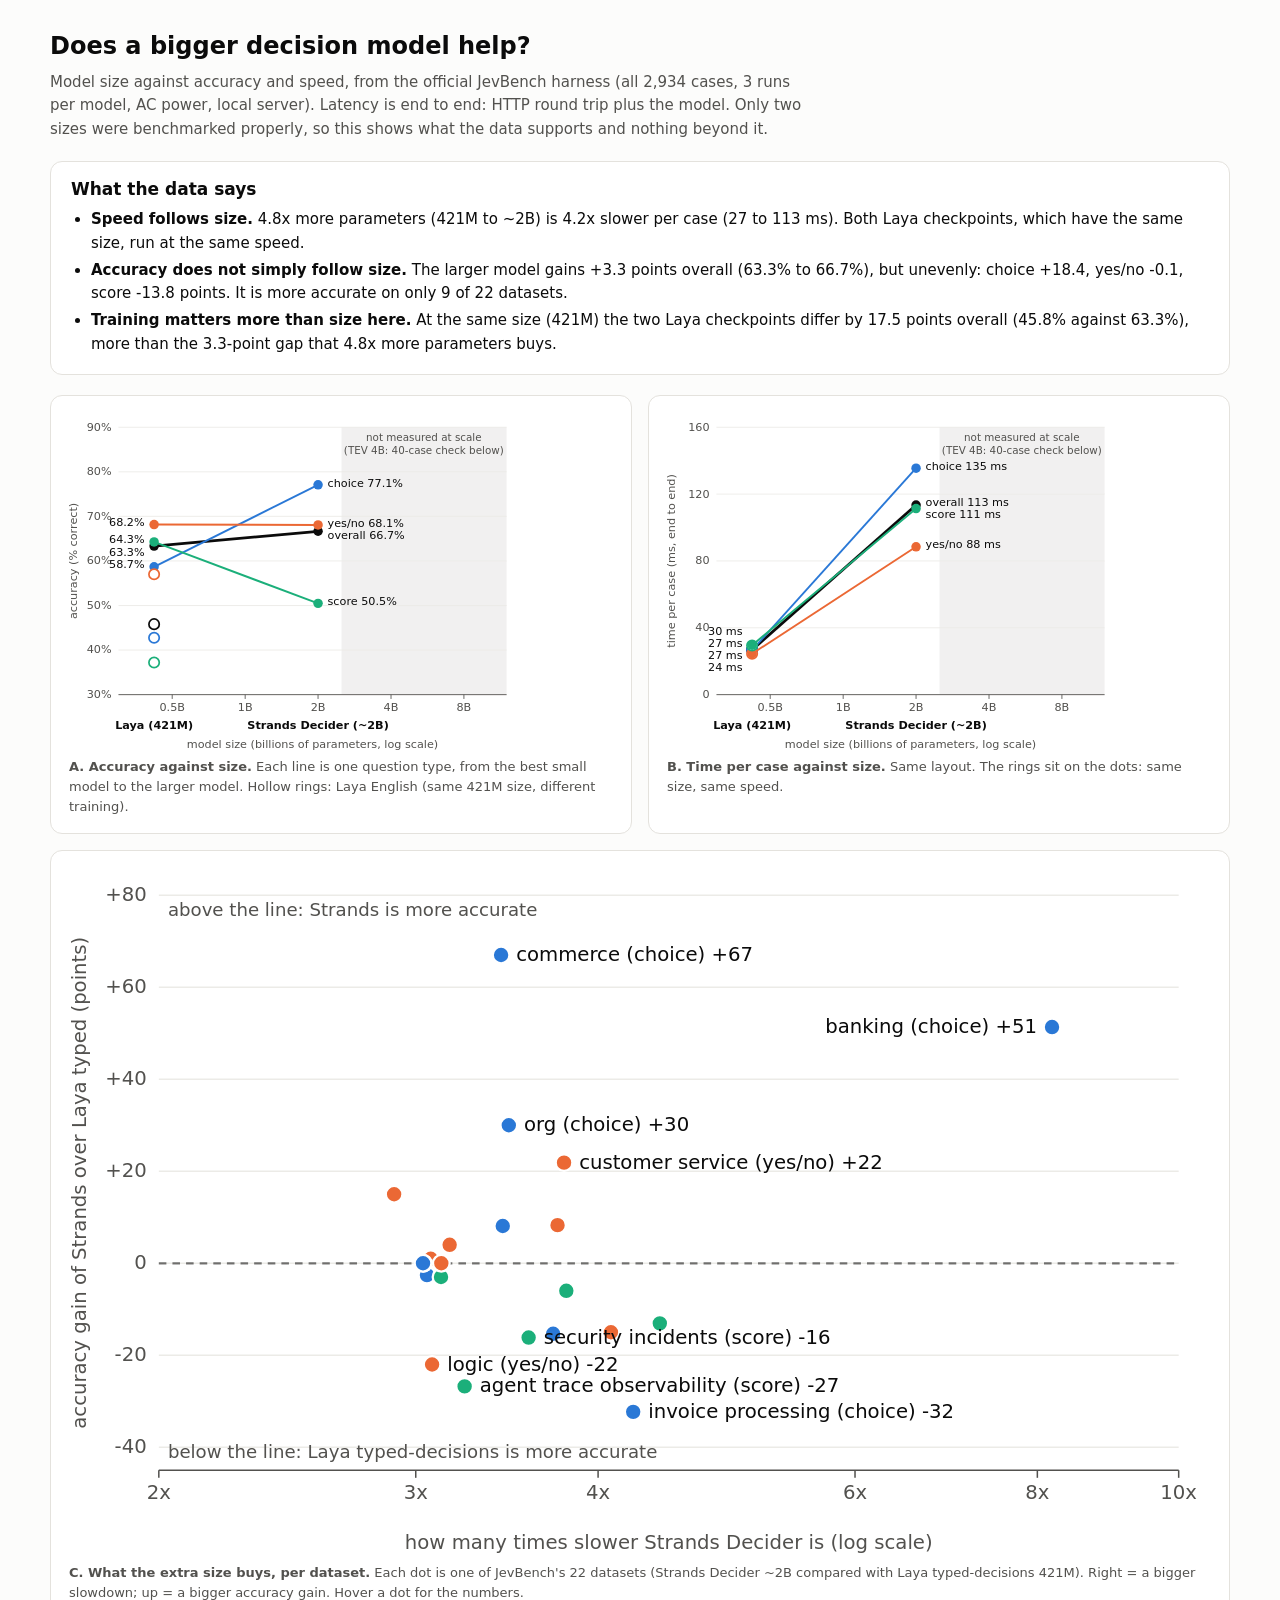
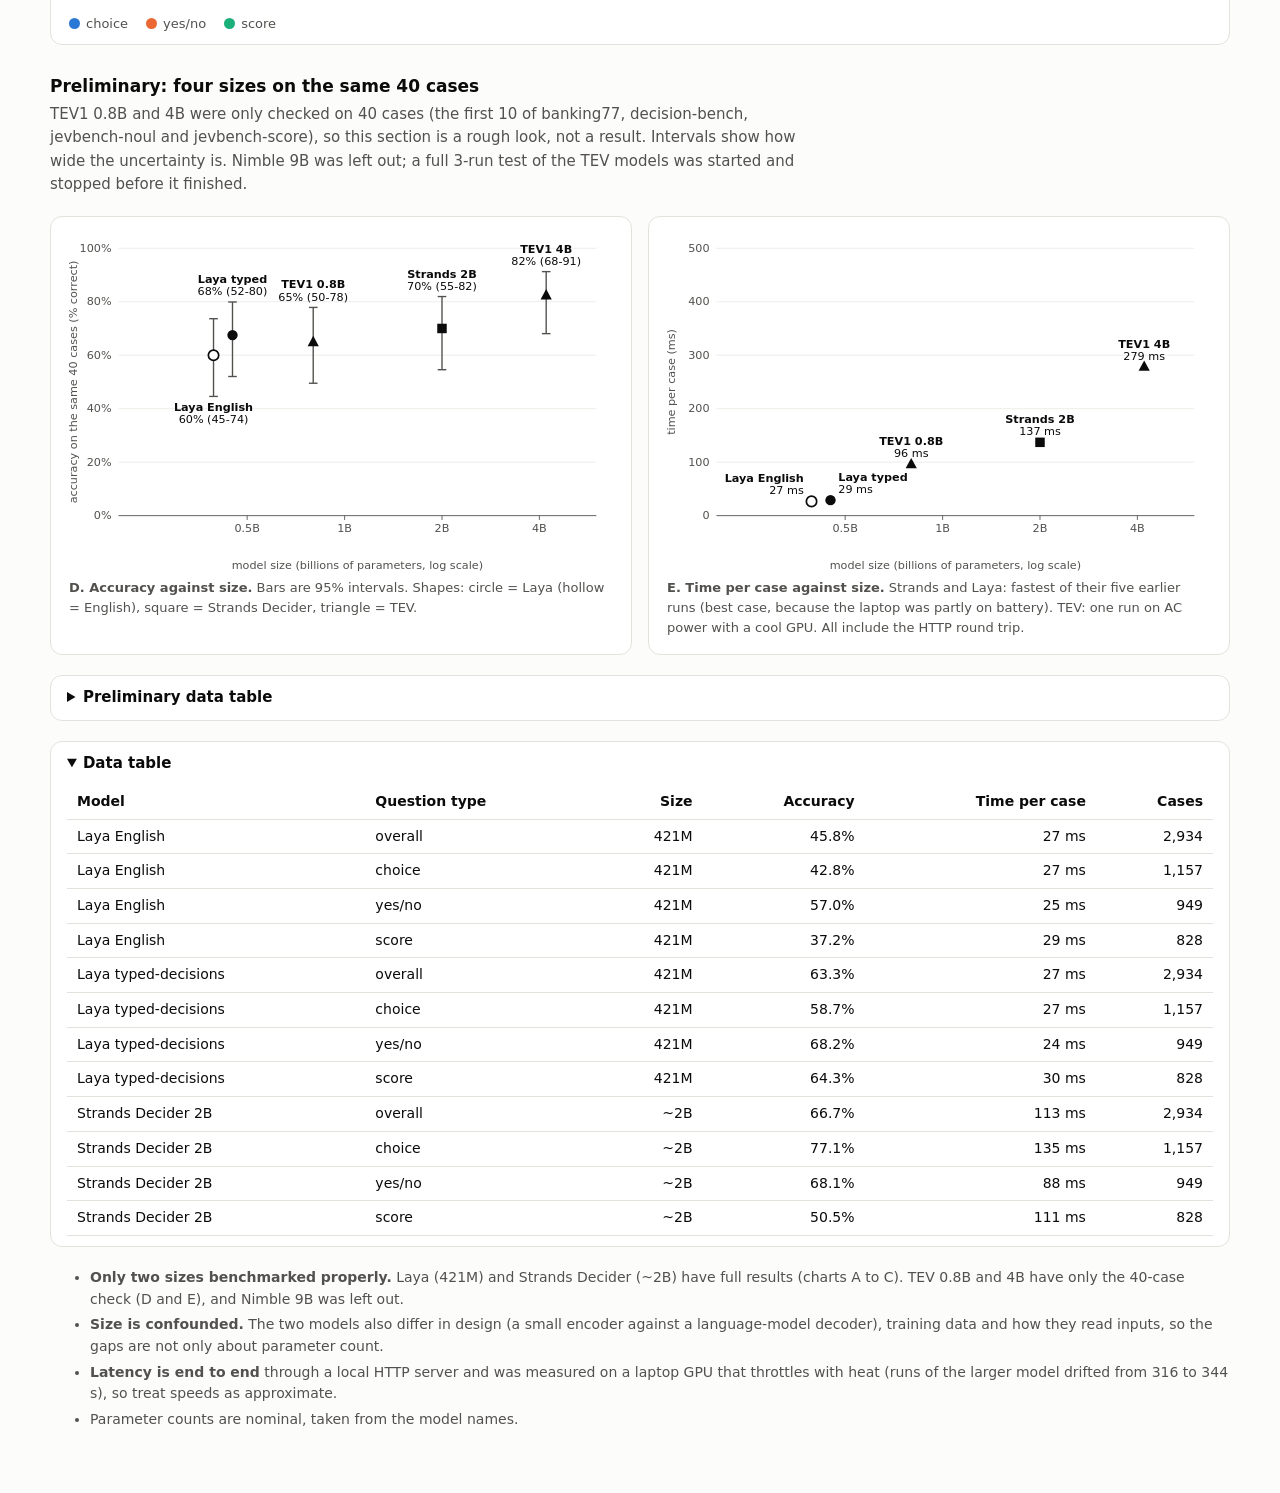
<file: reports/model-size-vs-performance.html>
<!doctype html>
<html lang="en"><head><meta charset="utf-8"><meta name="viewport" content="width=device-width, initial-scale=1">
<title>Model size vs performance</title><style>
:root { color-scheme: light; --bg:#fcfcfb; --card:#fff; --ink:#0b0b0b; --muted:#52514e; --line:#e4e2dd; --grid:#ecebe7;
        --c1:#2a78d6; --c2:#eb6834; --c3:#1baf7a; --band:rgba(120,113,108,.10); }
@media (prefers-color-scheme: dark) { :root:not([data-theme="light"]) { color-scheme: dark; --bg:#1a1a19; --card:#222220; --ink:#ffffff;
        --muted:#c3c2b7; --line:#3a3936; --grid:#2e2d2b; --c1:#3987e5; --c2:#d95926; --c3:#199e70; --band:rgba(200,196,185,.08); } }
:root[data-theme="dark"] { color-scheme: dark; --bg:#1a1a19; --card:#222220; --ink:#ffffff; --muted:#c3c2b7; --line:#3a3936;
        --grid:#2e2d2b; --c1:#3987e5; --c2:#d95926; --c3:#199e70; --band:rgba(200,196,185,.08); }
body { margin:0; padding:28px 16px 48px; background:var(--bg); color:var(--ink); font:15px/1.55 system-ui, -apple-system, "Segoe UI", sans-serif; }
main { max-width:1180px; margin:0 auto; }
h1 { font-size:24px; margin:0 0 6px; } h2 { font-size:17px; margin:0 0 4px; }
.sub { color:var(--muted); margin:0 0 20px; max-width:80ch; }
.takeaways { background:var(--card); border:1px solid var(--line); border-radius:12px; padding:14px 20px; margin-bottom:20px; }
.takeaways ul { margin:6px 0 0; padding-left:20px; } .takeaways li { margin:4px 0; }
.grid2 { display:grid; grid-template-columns:repeat(auto-fit, minmax(420px, 1fr)); gap:16px; }
figure { margin:0; background:var(--card); border:1px solid var(--line); border-radius:12px; padding:14px 14px 10px; }
figcaption { color:var(--muted); font-size:13px; margin:2px 4px 6px; }
svg { width:100%; height:auto; display:block; }
.grid { stroke:var(--grid); stroke-width:1; } .axis { stroke:var(--muted); stroke-width:1; } .tickmark { stroke:var(--muted); }
.zero { stroke:var(--ink); stroke-width:1.5; stroke-dasharray:5 4; opacity:.55; }
.tick { fill:var(--muted); font-size:13px; } .axislabel { fill:var(--muted); font-size:13px; }
.val { fill:var(--ink); font-size:13px; } .note { fill:var(--muted); font-size:12px; } .modelname { fill:var(--ink); font-size:13px; font-weight:600; }
.lbl { fill:var(--ink); font-size:13px; font-weight:600; } .nodata { fill:var(--band); } .ci { stroke:var(--muted); stroke-width:1.6; } .ring { fill:var(--card); stroke-width:2; } .dot { stroke:var(--card); stroke-width:1.5; }
.legend { display:flex; flex-wrap:wrap; gap:6px 18px; font-size:13px; color:var(--muted); margin:10px 4px 0; }
.legend i { display:inline-block; width:11px; height:11px; border-radius:50%; margin-right:6px; vertical-align:-1px; }
.legend i.hollow { background:var(--card); border:2px solid var(--muted); width:9px; height:9px; }
details { margin-top:20px; background:var(--card); border:1px solid var(--line); border-radius:12px; padding:10px 16px; }
summary { cursor:pointer; font-weight:600; }
table { border-collapse:collapse; width:100%; margin-top:10px; font-size:14px; font-variant-numeric:tabular-nums; }
th, td { text-align:right; padding:6px 10px; border-bottom:1px solid var(--line); } th:first-child, td:first-child, th:nth-child(2), td:nth-child(2) { text-align:left; }
.caveats { margin-top:20px; color:var(--muted); font-size:14px; } .caveats li { margin:4px 0; }
</style></head>
<body><main>
<h1>Does a bigger decision model help?</h1>
<p class="sub">Model size against accuracy and speed, from the official JevBench harness (all 2,934 cases, 3 runs per model, AC power, local
server). Latency is end to end: HTTP round trip plus the model. Only two sizes were benchmarked properly, so this shows what the data
supports and nothing beyond it.</p>

<section class="takeaways" aria-label="Key findings"><h2>What the data says</h2><ul>
<li><b>Speed follows size.</b> 4.8x more parameters (421M to ~2B) is 4.2x slower per case (27 to 113 ms).
 Both Laya checkpoints, which have the same size, run at the same speed.</li>
<li><b>Accuracy does not simply follow size.</b> The larger model gains +3.3 points overall (63.3% to 66.7%), but unevenly:
 choice +18.4, yes/no -0.1, score -13.8 points. It is more accurate on only 9 of 22 datasets.</li>
<li><b>Training matters more than size here.</b> At the same size (421M) the two Laya checkpoints differ by 17.5 points overall
 (45.8% against 63.3%), more than the 3.3-point gap that 4.8x more parameters buys.</li>
</ul></section>

<div class="grid2">
<figure><svg viewBox="0 0 640 400" role="img" aria-labelledby="t-acc d-acc">
<title id="t-acc">Accuracy against model size</title><desc id="d-acc">From the 421M Laya model to the roughly 2B Strands Decider, overall accuracy goes from 63.3% to 66.7%, with different directions for each question type.</desc>
<rect class="nodata" x="320.6" y="20" width="191.4" height="310"/>
<text class="note" x="416" y="36" text-anchor="middle">not measured at scale</text>
<text class="note" x="416" y="51" text-anchor="middle">(TEV 4B: 40-case check below)</text>
<line class="grid" x1="62" x2="512" y1="330.0" y2="330.0"/>
<text class="tick" x="54" y="334.0" text-anchor="end">30%</text>
<line class="grid" x1="62" x2="512" y1="278.3" y2="278.3"/>
<text class="tick" x="54" y="282.3" text-anchor="end">40%</text>
<line class="grid" x1="62" x2="512" y1="226.7" y2="226.7"/>
<text class="tick" x="54" y="230.7" text-anchor="end">50%</text>
<line class="grid" x1="62" x2="512" y1="175.0" y2="175.0"/>
<text class="tick" x="54" y="179.0" text-anchor="end">60%</text>
<line class="grid" x1="62" x2="512" y1="123.3" y2="123.3"/>
<text class="tick" x="54" y="127.3" text-anchor="end">70%</text>
<line class="grid" x1="62" x2="512" y1="71.7" y2="71.7"/>
<text class="tick" x="54" y="75.7" text-anchor="end">80%</text>
<line class="grid" x1="62" x2="512" y1="20.0" y2="20.0"/>
<text class="tick" x="54" y="24.0" text-anchor="end">90%</text>
<line class="tickmark" x1="124.3" x2="124.3" y1="330" y2="335"/>
<text class="tick" x="124.3" y="349" text-anchor="middle">0.5B</text>
<line class="tickmark" x1="208.9" x2="208.9" y1="330" y2="335"/>
<text class="tick" x="208.9" y="349" text-anchor="middle">1B</text>
<line class="tickmark" x1="293.4" x2="293.4" y1="330" y2="335"/>
<text class="tick" x="293.4" y="349" text-anchor="middle">2B</text>
<line class="tickmark" x1="378.0" x2="378.0" y1="330" y2="335"/>
<text class="tick" x="378.0" y="349" text-anchor="middle">4B</text>
<line class="tickmark" x1="462.5" x2="462.5" y1="330" y2="335"/>
<text class="tick" x="462.5" y="349" text-anchor="middle">8B</text>
<line class="axis" x1="62" x2="512" y1="330" y2="330"/>
<text class="axislabel" x="287" y="392" text-anchor="middle">model size (billions of parameters, log scale)</text>
<text class="axislabel" transform="translate(14 175) rotate(-90)" text-anchor="middle">accuracy (% correct)</text>
<text class="modelname" x="103.3" y="370" text-anchor="middle">Laya (421M)</text>
<text class="modelname" x="293.4" y="370" text-anchor="middle">Strands Decider (~2B)</text>
<g class="series">
<line x1="103.3" y1="157.8" x2="293.4" y2="140.6" stroke="var(--ink)" stroke-width="3.2"/>
<circle class="ring" cx="103.3" cy="248.3" r="6" stroke="var(--ink)"><title>overall: Laya English 45.8%</title></circle>
<circle cx="103.3" cy="157.8" r="5.5" fill="var(--ink)"><title>overall: Laya typed-decisions 63.3%</title></circle>
<circle cx="293.4" cy="140.6" r="5.5" fill="var(--ink)"><title>overall: Strands Decider 66.7%</title></circle>
<text class="val" x="92.3" y="168.7" text-anchor="end">63.3%</text>
<text class="val" x="304.4" y="149.6">overall 66.7%</text>
</g>
<g class="series">
<line x1="103.3" y1="181.8" x2="293.4" y2="86.7" stroke="var(--c1)" stroke-width="2.2"/>
<circle class="ring" cx="103.3" cy="264.0" r="6" stroke="var(--c1)"><title>choice: Laya English 42.8%</title></circle>
<circle cx="103.3" cy="181.8" r="5.5" fill="var(--c1)"><title>choice: Laya typed-decisions 58.7%</title></circle>
<circle cx="293.4" cy="86.7" r="5.5" fill="var(--c1)"><title>choice: Strands Decider 77.1%</title></circle>
<text class="val" x="92.3" y="183.5" text-anchor="end">58.7%</text>
<text class="val" x="304.4" y="89.0">choice 77.1%</text>
</g>
<g class="series">
<line x1="103.3" y1="132.8" x2="293.4" y2="133.3" stroke="var(--c2)" stroke-width="2.2"/>
<circle class="ring" cx="103.3" cy="190.5" r="6" stroke="var(--c2)"><title>yes/no: Laya English 57.0%</title></circle>
<circle cx="103.3" cy="132.8" r="5.5" fill="var(--c2)"><title>yes/no: Laya typed-decisions 68.2%</title></circle>
<circle cx="293.4" cy="133.3" r="5.5" fill="var(--c2)"><title>yes/no: Strands Decider 68.1%</title></circle>
<text class="val" x="92.3" y="134.4" text-anchor="end">68.2%</text>
<text class="val" x="304.4" y="135.6">yes/no 68.1%</text>
</g>
<g class="series">
<line x1="103.3" y1="153.0" x2="293.4" y2="224.2" stroke="var(--c3)" stroke-width="2.2"/>
<circle class="ring" cx="103.3" cy="292.8" r="6" stroke="var(--c3)"><title>score: Laya English 37.2%</title></circle>
<circle cx="103.3" cy="153.0" r="5.5" fill="var(--c3)"><title>score: Laya typed-decisions 64.3%</title></circle>
<circle cx="293.4" cy="224.2" r="5.5" fill="var(--c3)"><title>score: Strands Decider 50.5%</title></circle>
<text class="val" x="92.3" y="154.7" text-anchor="end">64.3%</text>
<text class="val" x="304.4" y="226.5">score 50.5%</text>
</g>
</svg><figcaption><b>A. Accuracy against size.</b> Each line is one question type, from the best small model to the larger model.
Hollow rings: Laya English (same 421M size, different training).</figcaption></figure>
<figure><svg viewBox="0 0 640 400" role="img" aria-labelledby="t-lat d-lat">
<title id="t-lat">Time per case against model size</title><desc id="d-lat">From 421M to about 2B parameters, time per case goes from 27 ms to 113 ms.</desc>
<rect class="nodata" x="320.6" y="20" width="191.4" height="310"/>
<text class="note" x="416" y="36" text-anchor="middle">not measured at scale</text>
<text class="note" x="416" y="51" text-anchor="middle">(TEV 4B: 40-case check below)</text>
<line class="grid" x1="62" x2="512" y1="330.0" y2="330.0"/>
<text class="tick" x="54" y="334.0" text-anchor="end">0</text>
<line class="grid" x1="62" x2="512" y1="252.5" y2="252.5"/>
<text class="tick" x="54" y="256.5" text-anchor="end">40</text>
<line class="grid" x1="62" x2="512" y1="175.0" y2="175.0"/>
<text class="tick" x="54" y="179.0" text-anchor="end">80</text>
<line class="grid" x1="62" x2="512" y1="97.5" y2="97.5"/>
<text class="tick" x="54" y="101.5" text-anchor="end">120</text>
<line class="grid" x1="62" x2="512" y1="20.0" y2="20.0"/>
<text class="tick" x="54" y="24.0" text-anchor="end">160</text>
<line class="tickmark" x1="124.3" x2="124.3" y1="330" y2="335"/>
<text class="tick" x="124.3" y="349" text-anchor="middle">0.5B</text>
<line class="tickmark" x1="208.9" x2="208.9" y1="330" y2="335"/>
<text class="tick" x="208.9" y="349" text-anchor="middle">1B</text>
<line class="tickmark" x1="293.4" x2="293.4" y1="330" y2="335"/>
<text class="tick" x="293.4" y="349" text-anchor="middle">2B</text>
<line class="tickmark" x1="378.0" x2="378.0" y1="330" y2="335"/>
<text class="tick" x="378.0" y="349" text-anchor="middle">4B</text>
<line class="tickmark" x1="462.5" x2="462.5" y1="330" y2="335"/>
<text class="tick" x="462.5" y="349" text-anchor="middle">8B</text>
<line class="axis" x1="62" x2="512" y1="330" y2="330"/>
<text class="axislabel" x="287" y="392" text-anchor="middle">model size (billions of parameters, log scale)</text>
<text class="axislabel" transform="translate(14 175) rotate(-90)" text-anchor="middle">time per case (ms, end to end)</text>
<text class="modelname" x="103.3" y="370" text-anchor="middle">Laya (421M)</text>
<text class="modelname" x="293.4" y="370" text-anchor="middle">Strands Decider (~2B)</text>
<g class="series">
<line x1="103.3" y1="278.1" x2="293.4" y2="110.2" stroke="var(--ink)" stroke-width="3.2"/>
<circle class="ring" cx="103.3" cy="278.1" r="6" stroke="var(--ink)"><title>overall: Laya English 27 ms</title></circle>
<circle cx="103.3" cy="278.1" r="5.5" fill="var(--ink)"><title>overall: Laya typed-decisions 27 ms</title></circle>
<circle cx="293.4" cy="110.2" r="5.5" fill="var(--ink)"><title>overall: Strands Decider 113 ms</title></circle>
<text class="val" x="92.3" y="274.9" text-anchor="end">27 ms</text>
<text class="val" x="304.4" y="111.7">overall 113 ms</text>
</g>
<g class="series">
<line x1="103.3" y1="278.3" x2="293.4" y2="67.5" stroke="var(--c1)" stroke-width="2.2"/>
<circle class="ring" cx="103.3" cy="278.1" r="6" stroke="var(--c1)"><title>choice: Laya English 27 ms</title></circle>
<circle cx="103.3" cy="278.3" r="5.5" fill="var(--c1)"><title>choice: Laya typed-decisions 27 ms</title></circle>
<circle cx="293.4" cy="67.5" r="5.5" fill="var(--c1)"><title>choice: Strands Decider 135 ms</title></circle>
<text class="val" x="92.3" y="288.9" text-anchor="end">27 ms</text>
<text class="val" x="304.4" y="69.1">choice 135 ms</text>
</g>
<g class="series">
<line x1="103.3" y1="282.6" x2="293.4" y2="158.6" stroke="var(--c2)" stroke-width="2.2"/>
<circle class="ring" cx="103.3" cy="282.5" r="6" stroke="var(--c2)"><title>yes/no: Laya English 25 ms</title></circle>
<circle cx="103.3" cy="282.6" r="5.5" fill="var(--c2)"><title>yes/no: Laya typed-decisions 24 ms</title></circle>
<circle cx="293.4" cy="158.6" r="5.5" fill="var(--c2)"><title>yes/no: Strands Decider 88 ms</title></circle>
<text class="val" x="92.3" y="302.9" text-anchor="end">24 ms</text>
<text class="val" x="304.4" y="160.1">yes/no 88 ms</text>
</g>
<g class="series">
<line x1="103.3" y1="272.7" x2="293.4" y2="114.3" stroke="var(--c3)" stroke-width="2.2"/>
<circle class="ring" cx="103.3" cy="273.0" r="6" stroke="var(--c3)"><title>score: Laya English 29 ms</title></circle>
<circle cx="103.3" cy="272.7" r="5.5" fill="var(--c3)"><title>score: Laya typed-decisions 30 ms</title></circle>
<circle cx="293.4" cy="114.3" r="5.5" fill="var(--c3)"><title>score: Strands Decider 111 ms</title></circle>
<text class="val" x="92.3" y="260.9" text-anchor="end">30 ms</text>
<text class="val" x="304.4" y="125.7">score 111 ms</text>
</g>
</svg><figcaption><b>B. Time per case against size.</b> Same layout. The rings sit on the dots: same size, same speed.</figcaption></figure>
</div>

<figure style="margin-top:16px"><svg viewBox="0 0 760 460" role="img" aria-labelledby="t-c d-c">
<title id="t-c">Extra accuracy against extra time, per dataset</title><desc id="d-c">Each dot is one JevBench dataset. Horizontal: how many times slower Strands Decider is than Laya typed-decisions. Vertical: how many accuracy points Strands gains (above the line) or loses (below it).</desc>
<line class="grid" x1="62" x2="736" y1="384.8" y2="384.8"/>
<text class="tick" x="54" y="388.8" text-anchor="end">-40</text>
<line class="grid" x1="62" x2="736" y1="324.0" y2="324.0"/>
<text class="tick" x="54" y="328.0" text-anchor="end">-20</text>
<line class="grid" x1="62" x2="736" y1="263.2" y2="263.2"/>
<text class="tick" x="54" y="267.2" text-anchor="end">0</text>
<line class="grid" x1="62" x2="736" y1="202.4" y2="202.4"/>
<text class="tick" x="54" y="206.4" text-anchor="end">+20</text>
<line class="grid" x1="62" x2="736" y1="141.6" y2="141.6"/>
<text class="tick" x="54" y="145.6" text-anchor="end">+40</text>
<line class="grid" x1="62" x2="736" y1="80.8" y2="80.8"/>
<text class="tick" x="54" y="84.8" text-anchor="end">+60</text>
<line class="grid" x1="62" x2="736" y1="20.0" y2="20.0"/>
<text class="tick" x="54" y="24.0" text-anchor="end">+80</text>
<line class="tickmark" x1="62.0" x2="62.0" y1="400" y2="405"/>
<text class="tick" x="62.0" y="419" text-anchor="middle">2x</text>
<line class="tickmark" x1="231.8" x2="231.8" y1="400" y2="405"/>
<text class="tick" x="231.8" y="419" text-anchor="middle">3x</text>
<line class="tickmark" x1="352.3" x2="352.3" y1="400" y2="405"/>
<text class="tick" x="352.3" y="419" text-anchor="middle">4x</text>
<line class="tickmark" x1="522.1" x2="522.1" y1="400" y2="405"/>
<text class="tick" x="522.1" y="419" text-anchor="middle">6x</text>
<line class="tickmark" x1="642.6" x2="642.6" y1="400" y2="405"/>
<text class="tick" x="642.6" y="419" text-anchor="middle">8x</text>
<line class="tickmark" x1="736.0" x2="736.0" y1="400" y2="405"/>
<text class="tick" x="736.0" y="419" text-anchor="middle">10x</text>
<line class="axis" x1="62" x2="736" y1="400" y2="400"/>
<text class="axislabel" x="399" y="452" text-anchor="middle">how many times slower Strands Decider is (log scale)</text>
<text class="axislabel" transform="translate(14 210) rotate(-90)" text-anchor="middle">accuracy gain of Strands over Laya typed (points)</text>
<line class="zero" x1="62" x2="736" y1="263.2" y2="263.2"/>
<text class="note" x="68" y="34">above the line: Strands is more accurate</text>
<text class="note" x="68" y="392">below the line: Laya typed-decisions is more accurate</text>
<circle cx="239.2" cy="271.0" r="5.5" fill="var(--c1)" class="dot"><title>agent_trace_observability (choice, 156 cases): Strands 59.0% at 73 ms, Laya typed 61.5% at 24 ms</title></circle>
<circle cx="217.5" cy="217.6" r="5.5" fill="var(--c2)" class="dot"><title>agent_trace_observability (yes/no, 60 cases): Strands 56.7% at 66 ms, Laya typed 41.7% at 23 ms</title></circle>
<circle cx="264.1" cy="344.6" r="5.5" fill="var(--c3)" class="dot"><title>agent_trace_observability (score, 168 cases): Strands 42.9% at 79 ms, Laya typed 69.6% at 24 ms</title></circle>
<text class="val" x="274.1" y="348.6" text-anchor="start">agent trace observability (score) -27</text>
<circle cx="652.3" cy="107.1" r="5.5" fill="var(--c1)" class="dot"><title>banking (choice, 300 cases): Strands 88.7% at 288 ms, Laya typed 37.3% at 35 ms</title></circle>
<text class="val" x="642.3" y="111.1" text-anchor="end">banking (choice) +51</text>
<circle cx="288.2" cy="59.5" r="5.5" fill="var(--c1)" class="dot"><title>commerce (choice, 100 cases): Strands 93.0% at 55 ms, Laya typed 26.0% at 16 ms</title></circle>
<text class="val" x="298.2" y="63.5" text-anchor="start">commerce (choice) +67</text>
<circle cx="322.6" cy="309.8" r="5.5" fill="var(--c1)" class="dot"><title>customer_service (choice, 137 cases): Strands 74.5% at 130 ms, Laya typed 89.8% at 35 ms</title></circle>
<circle cx="329.8" cy="196.7" r="5.5" fill="var(--c2)" class="dot"><title>customer_service (yes/no, 96 cases): Strands 77.1% at 121 ms, Laya typed 55.2% at 32 ms</title></circle>
<text class="val" x="339.8" y="200.7" text-anchor="start">customer service (yes/no) +22</text>
<circle cx="331.3" cy="281.4" r="5.5" fill="var(--c3)" class="dot"><title>customer_service (score, 184 cases): Strands 60.9% at 129 ms, Laya typed 66.8% at 34 ms</title></circle>
<circle cx="375.5" cy="361.4" r="5.5" fill="var(--c1)" class="dot"><title>invoice_processing (choice, 65 cases): Strands 63.1% at 143 ms, Laya typed 95.4% at 34 ms</title></circle>
<text class="val" x="385.5" y="365.4" text-anchor="start">invoice processing (choice) -32</text>
<circle cx="360.8" cy="308.8" r="5.5" fill="var(--c2)" class="dot"><title>invoice_processing (yes/no, 200 cases): Strands 80.5% at 134 ms, Laya typed 95.5% at 33 ms</title></circle>
<circle cx="393.1" cy="302.9" r="5.5" fill="var(--c3)" class="dot"><title>invoice_processing (score, 184 cases): Strands 48.4% at 148 ms, Laya typed 61.4% at 34 ms</title></circle>
<circle cx="241.7" cy="260.2" r="5.5" fill="var(--c2)" class="dot"><title>invoices (yes/no, 100 cases): Strands 52.0% at 54 ms, Laya typed 51.0% at 17 ms</title></circle>
<circle cx="242.6" cy="330.1" r="5.5" fill="var(--c2)" class="dot"><title>logic (yes/no, 100 cases): Strands 37.0% at 50 ms, Laya typed 59.0% at 16 ms</title></circle>
<text class="val" x="252.6" y="334.1" text-anchor="start">logic (yes/no) -22</text>
<circle cx="248.5" cy="272.3" r="5.5" fill="var(--c3)" class="dot"><title>moderation (score, 100 cases): Strands 43.0% at 50 ms, Laya typed 46.0% at 16 ms</title></circle>
<circle cx="248.7" cy="263.2" r="5.5" fill="var(--c2)" class="dot"><title>observability (yes/no, 100 cases): Strands 100.0% at 49 ms, Laya typed 100.0% at 16 ms</title></circle>
<circle cx="293.3" cy="172.0" r="5.5" fill="var(--c1)" class="dot"><title>org (choice, 100 cases): Strands 54.0% at 55 ms, Laya typed 24.0% at 16 ms</title></circle>
<text class="val" x="303.3" y="176.0" text-anchor="start">org (choice) +30</text>
<circle cx="254.2" cy="251.0" r="5.5" fill="var(--c2)" class="dot"><title>quant (yes/no, 100 cases): Strands 69.0% at 50 ms, Laya typed 65.0% at 16 ms</title></circle>
<circle cx="236.8" cy="263.2" r="5.5" fill="var(--c1)" class="dot"><title>reviews (choice, 100 cases): Strands 60.0% at 48 ms, Laya typed 60.0% at 16 ms</title></circle>
<circle cx="289.3" cy="238.6" r="5.5" fill="var(--c1)" class="dot"><title>security_incidents (choice, 99 cases): Strands 84.8% at 113 ms, Laya typed 76.8% at 33 ms</title></circle>
<circle cx="325.5" cy="238.0" r="5.5" fill="var(--c2)" class="dot"><title>security_incidents (yes/no, 193 cases): Strands 61.7% at 111 ms, Laya typed 53.4% at 29 ms</title></circle>
<circle cx="306.4" cy="312.3" r="5.5" fill="var(--c3)" class="dot"><title>security_incidents (score, 192 cases): Strands 53.1% at 119 ms, Laya typed 69.3% at 33 ms</title></circle>
<text class="val" x="316.4" y="316.3" text-anchor="start">security incidents (score) -16</text>
<circle cx="236.6" cy="263.2" r="5.5" fill="var(--c1)" class="dot"><title>support (choice, 100 cases): Strands 100.0% at 49 ms, Laya typed 100.0% at 16 ms</title></circle>
</svg><figcaption><b>C. What the extra size buys, per dataset.</b> Each dot is one of JevBench's 22 datasets (Strands Decider ~2B compared
with Laya typed-decisions 421M). Right = a bigger slowdown; up = a bigger accuracy gain. Hover a dot for the numbers.</figcaption>
<div class="legend"><span><i style="background:var(--c1)"></i>choice</span><span><i style="background:var(--c2)"></i>yes/no</span>
<span><i style="background:var(--c3)"></i>score</span></div></figure>

<h2 style="margin-top:28px">Preliminary: four sizes on the same 40 cases</h2>
<p class="sub">TEV1 0.8B and 4B were only checked on 40 cases (the first 10 of banking77, decision-bench, jevbench-noul and jevbench-score), so this section is a
rough look, not a result. Intervals show how wide the uncertainty is. Nimble 9B was left out; a full 3-run test of the TEV models was started and
stopped before it finished.</p>
<div class="grid2">
<figure><svg viewBox="0 0 640 400" role="img" aria-labelledby="t-accp d-accp">
<title id="t-accp">Accuracy against size, four sizes, 40 cases</title><desc id="d-accp">Preliminary: five models on the same 40 cases, with 95% intervals that are wide because there are only 40 cases.</desc>
<line class="grid" x1="62" x2="616" y1="330.0" y2="330.0"/>
<text class="tick" x="54" y="334.0" text-anchor="end">0%</text>
<line class="grid" x1="62" x2="616" y1="268.0" y2="268.0"/>
<text class="tick" x="54" y="272.0" text-anchor="end">20%</text>
<line class="grid" x1="62" x2="616" y1="206.0" y2="206.0"/>
<text class="tick" x="54" y="210.0" text-anchor="end">40%</text>
<line class="grid" x1="62" x2="616" y1="144.0" y2="144.0"/>
<text class="tick" x="54" y="148.0" text-anchor="end">60%</text>
<line class="grid" x1="62" x2="616" y1="82.0" y2="82.0"/>
<text class="tick" x="54" y="86.0" text-anchor="end">80%</text>
<line class="grid" x1="62" x2="616" y1="20.0" y2="20.0"/>
<text class="tick" x="54" y="24.0" text-anchor="end">100%</text>
<line class="tickmark" x1="211.2" x2="211.2" y1="330" y2="335"/>
<text class="tick" x="211.2" y="349" text-anchor="middle">0.5B</text>
<line class="tickmark" x1="324.2" x2="324.2" y1="330" y2="335"/>
<text class="tick" x="324.2" y="349" text-anchor="middle">1B</text>
<line class="tickmark" x1="437.1" x2="437.1" y1="330" y2="335"/>
<text class="tick" x="437.1" y="349" text-anchor="middle">2B</text>
<line class="tickmark" x1="550.0" x2="550.0" y1="330" y2="335"/>
<text class="tick" x="550.0" y="349" text-anchor="middle">4B</text>
<line class="axis" x1="62" x2="616" y1="330" y2="330"/>
<text class="axislabel" x="339" y="392" text-anchor="middle">model size (billions of parameters, log scale)</text>
<text class="axislabel" transform="translate(14 175) rotate(-90)" text-anchor="middle">accuracy on the same 40 cases (% correct)</text>
<line class="ci" x1="172.2" x2="172.2" y1="191.8" y2="101.7"/>
<line class="ci" x1="167.2" x2="177.2" y1="191.8" y2="191.8"/>
<line class="ci" x1="167.2" x2="177.2" y1="101.7" y2="101.7"/>
<circle class="ring" cx="172.2" cy="144.0" r="6" stroke="var(--ink)"><title>Laya English: 24/40 correct (60.0%, 95% interval 45-74%), 27 ms per case</title></circle>
<text class="lbl" x="172.2" y="208.8" text-anchor="middle">Laya English</text>
<text class="val" x="172.2" y="222.8" text-anchor="middle">60%  (45-74)</text>
<line class="ci" x1="194.2" x2="194.2" y1="168.7" y2="82.3"/>
<line class="ci" x1="189.2" x2="199.2" y1="168.7" y2="168.7"/>
<line class="ci" x1="189.2" x2="199.2" y1="82.3" y2="82.3"/>
<circle cx="194.2" cy="120.7" r="6" fill="var(--ink)"><title>Laya typed-decisions: 27/40 correct (67.5%, 95% interval 52-80%), 29 ms per case</title></circle>
<text class="lbl" x="194.2" y="60.3" text-anchor="middle">Laya typed</text>
<text class="val" x="194.2" y="74.3" text-anchor="middle">68%  (52-80)</text>
<line class="ci" x1="287.8" x2="287.8" y1="176.5" y2="88.6"/>
<line class="ci" x1="282.8" x2="292.8" y1="176.5" y2="176.5"/>
<line class="ci" x1="282.8" x2="292.8" y1="88.6" y2="88.6"/>
<polygon points="287.8,121.5 294.3,133.5 281.3,133.5" fill="var(--ink)"><title>TEV1 0.8B: 26/40 correct (65.0%, 95% interval 50-78%), 96 ms per case</title></polygon>
<text class="lbl" x="287.8" y="66.6" text-anchor="middle">TEV1 0.8B</text>
<text class="val" x="287.8" y="80.6" text-anchor="middle">65%  (50-78)</text>
<line class="ci" x1="437.1" x2="437.1" y1="160.8" y2="76.0"/>
<line class="ci" x1="432.1" x2="442.1" y1="160.8" y2="160.8"/>
<line class="ci" x1="432.1" x2="442.1" y1="76.0" y2="76.0"/>
<rect x="431.6" y="107.5" width="11" height="11" fill="var(--ink)"><title>Strands Decider 2B: 28/40 correct (70.0%, 95% interval 55-82%), 137 ms per case</title></rect>
<text class="lbl" x="437.1" y="54.0" text-anchor="middle">Strands 2B</text>
<text class="val" x="437.1" y="68.0" text-anchor="middle">70%  (55-82)</text>
<line class="ci" x1="557.9" x2="557.9" y1="119.0" y2="47.1"/>
<line class="ci" x1="552.9" x2="562.9" y1="119.0" y2="119.0"/>
<line class="ci" x1="552.9" x2="562.9" y1="47.1" y2="47.1"/>
<polygon points="557.9,67.3 564.4,79.3 551.4,79.3" fill="var(--ink)"><title>TEV1 4B: 33/40 correct (82.5%, 95% interval 68-91%), 279 ms per case</title></polygon>
<text class="lbl" x="557.9" y="25.1" text-anchor="middle">TEV1 4B</text>
<text class="val" x="557.9" y="39.1" text-anchor="middle">82%  (68-91)</text>
</svg><figcaption><b>D. Accuracy against size.</b> Bars are 95% intervals. Shapes: circle = Laya (hollow = English), square = Strands Decider, triangle = TEV.</figcaption></figure>
<figure><svg viewBox="0 0 640 400" role="img" aria-labelledby="t-latp d-latp">
<title id="t-latp">Time per case against size, four sizes, 40 cases</title><desc id="d-latp">Preliminary: time per case for the same five models.</desc>
<line class="grid" x1="62" x2="616" y1="330.0" y2="330.0"/>
<text class="tick" x="54" y="334.0" text-anchor="end">0</text>
<line class="grid" x1="62" x2="616" y1="268.0" y2="268.0"/>
<text class="tick" x="54" y="272.0" text-anchor="end">100</text>
<line class="grid" x1="62" x2="616" y1="206.0" y2="206.0"/>
<text class="tick" x="54" y="210.0" text-anchor="end">200</text>
<line class="grid" x1="62" x2="616" y1="144.0" y2="144.0"/>
<text class="tick" x="54" y="148.0" text-anchor="end">300</text>
<line class="grid" x1="62" x2="616" y1="82.0" y2="82.0"/>
<text class="tick" x="54" y="86.0" text-anchor="end">400</text>
<line class="grid" x1="62" x2="616" y1="20.0" y2="20.0"/>
<text class="tick" x="54" y="24.0" text-anchor="end">500</text>
<line class="tickmark" x1="211.2" x2="211.2" y1="330" y2="335"/>
<text class="tick" x="211.2" y="349" text-anchor="middle">0.5B</text>
<line class="tickmark" x1="324.2" x2="324.2" y1="330" y2="335"/>
<text class="tick" x="324.2" y="349" text-anchor="middle">1B</text>
<line class="tickmark" x1="437.1" x2="437.1" y1="330" y2="335"/>
<text class="tick" x="437.1" y="349" text-anchor="middle">2B</text>
<line class="tickmark" x1="550.0" x2="550.0" y1="330" y2="335"/>
<text class="tick" x="550.0" y="349" text-anchor="middle">4B</text>
<line class="axis" x1="62" x2="616" y1="330" y2="330"/>
<text class="axislabel" x="339" y="392" text-anchor="middle">model size (billions of parameters, log scale)</text>
<text class="axislabel" transform="translate(14 175) rotate(-90)" text-anchor="middle">time per case (ms)</text>
<circle class="ring" cx="172.2" cy="313.5" r="6" stroke="var(--ink)"><title>Laya English: 24/40 correct (60.0%, 95% interval 45-74%), 27 ms per case</title></circle>
<text class="lbl" x="163.2" y="291.5" text-anchor="end">Laya English</text>
<text class="val" x="163.2" y="305.5" text-anchor="end">27 ms</text>
<circle cx="194.2" cy="312.1" r="6" fill="var(--ink)"><title>Laya typed-decisions: 27/40 correct (67.5%, 95% interval 52-80%), 29 ms per case</title></circle>
<text class="lbl" x="203.2" y="290.1" text-anchor="start">Laya typed</text>
<text class="val" x="203.2" y="304.1" text-anchor="start">29 ms</text>
<polygon points="287.8,263.2 294.3,275.2 281.3,275.2" fill="var(--ink)"><title>TEV1 0.8B: 26/40 correct (65.0%, 95% interval 50-78%), 96 ms per case</title></polygon>
<text class="lbl" x="287.8" y="248.2" text-anchor="middle">TEV1 0.8B</text>
<text class="val" x="287.8" y="262.2" text-anchor="middle">96 ms</text>
<rect x="431.6" y="239.5" width="11" height="11" fill="var(--ink)"><title>Strands Decider 2B: 28/40 correct (70.0%, 95% interval 55-82%), 137 ms per case</title></rect>
<text class="lbl" x="437.1" y="223.0" text-anchor="middle">Strands 2B</text>
<text class="val" x="437.1" y="237.0" text-anchor="middle">137 ms</text>
<polygon points="557.9,150.1 564.4,162.1 551.4,162.1" fill="var(--ink)"><title>TEV1 4B: 33/40 correct (82.5%, 95% interval 68-91%), 279 ms per case</title></polygon>
<text class="lbl" x="557.9" y="135.1" text-anchor="middle">TEV1 4B</text>
<text class="val" x="557.9" y="149.1" text-anchor="middle">279 ms</text>
</svg><figcaption><b>E. Time per case against size.</b> Strands and Laya: fastest of their five earlier runs (best case, because the laptop was
partly on battery). TEV: one run on AC power with a cool GPU. All include the HTTP round trip.</figcaption></figure>
</div>
<details><summary>Preliminary data table</summary>
<table><thead><tr><th>Model</th><th>Size</th><th>Correct</th><th>Accuracy</th><th>95% interval</th><th>Time per case</th><th>Errors</th><th>Runs</th></tr></thead>
<tbody><tr><td>Laya English</td><td>421M</td><td>24/40</td><td>60.0%</td><td>45-74%</td><td>27 ms</td><td>0</td><td>5</td></tr><tr><td>Laya typed-decisions</td><td>421M</td><td>27/40</td><td>67.5%</td><td>52-80%</td><td>29 ms</td><td>0</td><td>5</td></tr><tr><td>TEV1 0.8B</td><td>800M</td><td>26/40</td><td>65.0%</td><td>50-78%</td><td>96 ms</td><td>1</td><td>1</td></tr><tr><td>Strands Decider 2B</td><td>~2B</td><td>28/40</td><td>70.0%</td><td>55-82%</td><td>137 ms</td><td>0</td><td>5</td></tr><tr><td>TEV1 4B</td><td>~4.2B</td><td>33/40</td><td>82.5%</td><td>68-91%</td><td>279 ms</td><td>1</td><td>1</td></tr></tbody></table>
<p class="sub" style="margin-top:8px">Errors: cases the model refused. Both TEV models reject inputs over 2,050 tokens (one Decision Bench case here).</p></details>

<details open><summary>Data table</summary>
<table><thead><tr><th>Model</th><th>Question type</th><th>Size</th><th>Accuracy</th><th>Time per case</th><th>Cases</th></tr></thead>
<tbody><tr><td>Laya English</td><td>overall</td><td>421M</td><td>45.8%</td><td>27 ms</td><td>2,934</td></tr><tr><td>Laya English</td><td>choice</td><td>421M</td><td>42.8%</td><td>27 ms</td><td>1,157</td></tr><tr><td>Laya English</td><td>yes/no</td><td>421M</td><td>57.0%</td><td>25 ms</td><td>949</td></tr><tr><td>Laya English</td><td>score</td><td>421M</td><td>37.2%</td><td>29 ms</td><td>828</td></tr><tr><td>Laya typed-decisions</td><td>overall</td><td>421M</td><td>63.3%</td><td>27 ms</td><td>2,934</td></tr><tr><td>Laya typed-decisions</td><td>choice</td><td>421M</td><td>58.7%</td><td>27 ms</td><td>1,157</td></tr><tr><td>Laya typed-decisions</td><td>yes/no</td><td>421M</td><td>68.2%</td><td>24 ms</td><td>949</td></tr><tr><td>Laya typed-decisions</td><td>score</td><td>421M</td><td>64.3%</td><td>30 ms</td><td>828</td></tr><tr><td>Strands Decider 2B</td><td>overall</td><td>~2B</td><td>66.7%</td><td>113 ms</td><td>2,934</td></tr><tr><td>Strands Decider 2B</td><td>choice</td><td>~2B</td><td>77.1%</td><td>135 ms</td><td>1,157</td></tr><tr><td>Strands Decider 2B</td><td>yes/no</td><td>~2B</td><td>68.1%</td><td>88 ms</td><td>949</td></tr><tr><td>Strands Decider 2B</td><td>score</td><td>~2B</td><td>50.5%</td><td>111 ms</td><td>828</td></tr></tbody></table></details>

<ul class="caveats"><li><b>Only two sizes benchmarked properly.</b> Laya (421M) and Strands Decider (~2B) have full results (charts A to C). TEV 0.8B and 4B have only the 40-case check (D and E), and Nimble 9B was left out.</li>
<li><b>Size is confounded.</b> The two models also differ in design (a small encoder against a language-model decoder), training data and how they read inputs, so the gaps are not only about parameter count.</li>
<li><b>Latency is end to end</b> through a local HTTP server and was measured on a laptop GPU that throttles with heat (runs of the larger model drifted from 316 to 344 s), so treat speeds as approximate.</li>
<li>Parameter counts are nominal, taken from the model names.</li></ul>
</main></body></html>
</file>
